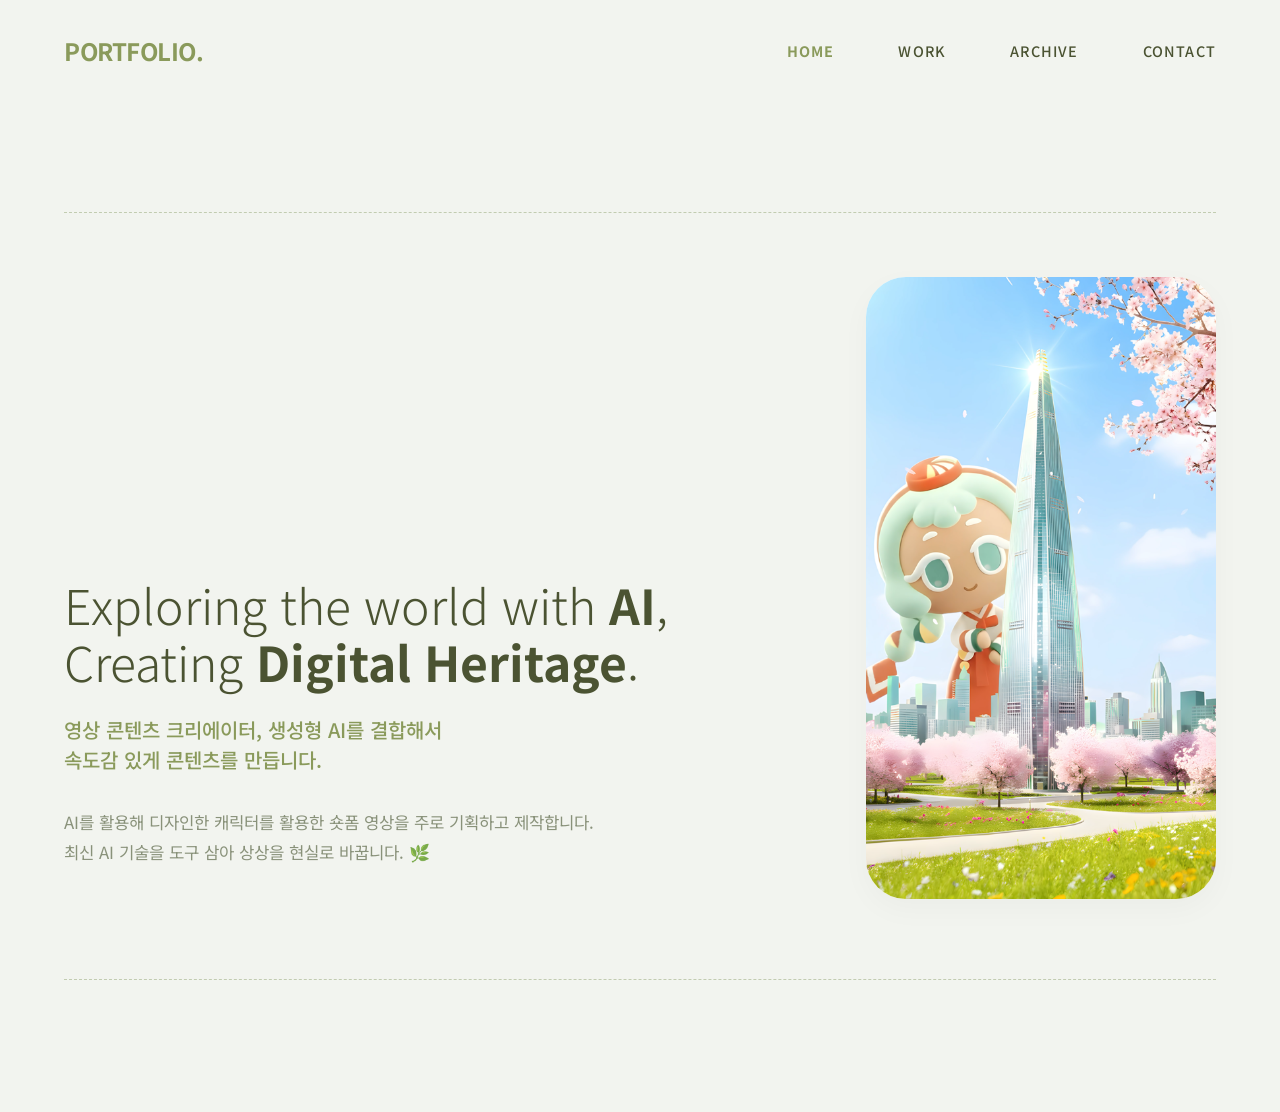
<file: index.html>
<!DOCTYPE html>
<html lang="ko">
<head>
    <meta charset="UTF-8">
    <meta name="viewport" content="width=device-width, initial-scale=1.0">
    <title>HOME | PORTFOLIO</title>
    <link rel="stylesheet" href="CSS/style.css">
    <style>
        .hero-content {
            display: flex;
            justify-content: flex-start;
            align-items: flex-end;
            gap: 2.5rem;
            margin: 4rem 0;
        }

        .hero-text-side {
            flex: 1;
            padding-bottom: 2rem;
        }

        .main-slogan {
            font-size: 3rem;
            font-weight: 300;
            line-height: 1.2;
            margin-bottom: 1.5rem; /* 간격 살짝 축소 */
            color: var(--dark-sage);
        }

        /* 신규 추가: 구체적인 자기소개 스타일 */
        .personal-intro {
            font-size: 1.25rem;
            font-weight: 500;
            color: var(--main-sage);
            margin-bottom: 2rem;
            line-height: 1.5;
            word-break: keep-all;
        }

        .intro-text {
            font-size: 1.05rem;
            line-height: 1.8;
            color: var(--sub-text);
            word-break: keep-all;
            opacity: 0.8;
        }

        .main-visual-side {
            flex: 0 0 350px;
            margin-left: -1rem;
        }

        .visual-container {
            width: 100%;
            aspect-ratio: 9 / 16;
            border-radius: 40px;
            overflow: hidden;
            background-color: var(--white);
            box-shadow: 0 10px 30px rgba(0,0,0,0.03);
            transition: transform 0.6s cubic-bezier(0.22, 1, 0.36, 1), box-shadow 0.6s ease;
        }

        .visual-container img {
            width: 100%;
            height: 100%;
            object-fit: cover;
            transition: transform 0.6s cubic-bezier(0.22, 1, 0.36, 1);
        }

        .main-visual-side:hover .visual-container {
            transform: translateY(-15px);
            box-shadow: 0 25px 50px rgba(138, 154, 91, 0.15);
        }

        .main-visual-side:hover .visual-container img {
            transform: scale(1.03);
        }

        @media (max-width: 900px) {
            .hero-content {
                flex-direction: column;
                align-items: center;
                text-align: center;
                gap: 3rem;
            }
            .hero-text-side { padding-bottom: 0; }
            .main-visual-side { flex: 0 0 auto; width: 100%; max-width: 320px; margin-left: 0; }
            .main-slogan { font-size: 2.2rem; }
        }
    </style>
</head>
<body>
    <nav class="navbar">
        <div class="logo">PORTFOLIO.</div>
        <ul class="nav-links">
            <li><a href="index.html">Home</a></li>
            <li class="dropdown">
                <a href="project.html" class="dropbtn">Work</a>
                <ul class="dropdown-content">
                    <li><a href="project.html#digital">Digital Heritage</a></li>
                    <li><a href="project.html#ai">AI Content</a></li>
                </ul>
            </li>
            <li class="dropdown">
                <a href="archive.html" class="dropbtn">Archive</a>
                <ul class="dropdown-content">
                    <li><a href="archive.html#shorts">Shortform</a></li>
                    <li><a href="archive.html#lab">Visual Lab</a></li>
                </ul>
            </li>
            <li><a href="connect.html">Contact</a></li>
        </ul>
    </nav>

    <main class="container">
        <div class="stitch-line"></div>

        <section class="hero-content">
            
            <div class="hero-text-side">
                <h1 class="main-slogan">
                    Exploring the world with <b>AI</b>,<br>
                    Creating <b>Digital Heritage</b>.
                </h1>

                <p class="personal-intro">
                    영상 콘텐츠 크리에이터, 생성형 AI를 결합해서 <br>
                    속도감 있게 콘텐츠를 만듭니다.
                </p>

                <p class="intro-text">
                    AI를 활용해 디자인한 캐릭터를 활용한 숏폼 영상을 주로 기획하고 제작합니다. <br>
                    최신 AI 기술을 도구 삼아 상상을 현실로 바꿉니다. 🌿
                </p>
            </div>

            <div class="main-visual-side">
                <div class="visual-container">
                    <img src="IMAGES/1.png" alt="Main Visual">
                </div>
            </div>

        </section>

        <div class="stitch-line" style="margin-top: 5rem;"></div>
    </main>

    <script src="JS/main.js"></script>
</body>
</html>
</file>
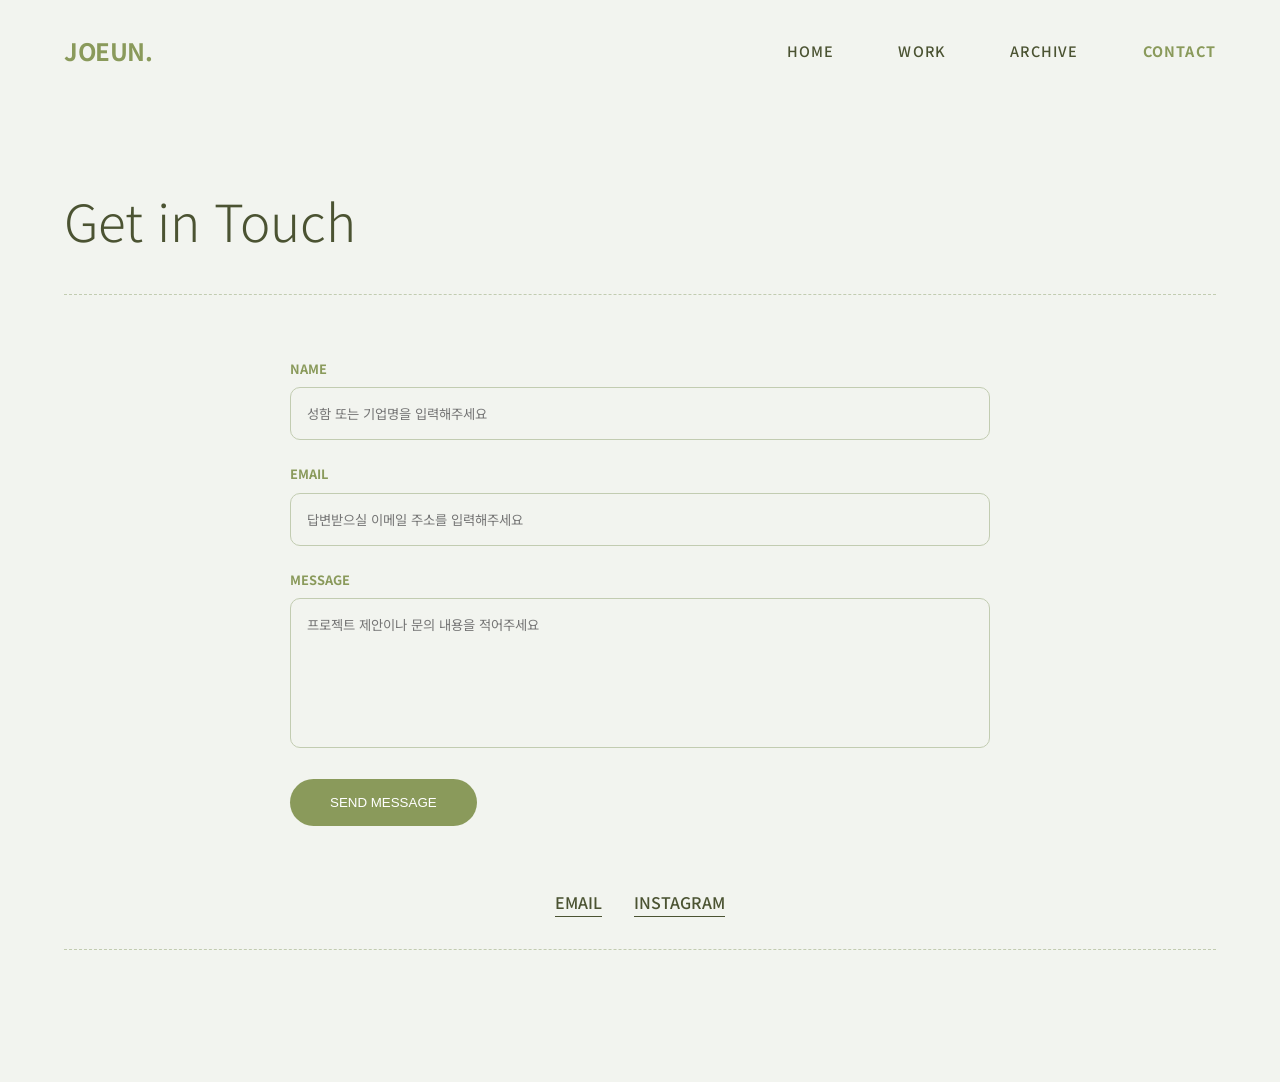
<file: connect.html>
<!DOCTYPE html>
<html lang="ko">
<head>
    <meta charset="UTF-8">
    <meta name="viewport" content="width=device-width, initial-scale=1.0">
    <title>JEONG JOEUN | CONNECT</title>
    <link rel="stylesheet" href="CSS/style.css">
    <style>
        /* Connect 페이지 전용 추가 스타일 */
        .contact-form {
            max-width: 700px;
            margin: 4rem auto;
            text-align: left;
        }
        .form-group { margin-bottom: 1.5rem; }
        .form-group label { display: block; font-size: 0.8rem; margin-bottom: 0.5rem; color: var(--main-sage); font-weight: 700; }
        .form-group input, .form-group textarea {
            width: 100%;
            padding: 1rem;
            background-color: transparent;
            border: 1px solid var(--stitch-color);
            border-radius: 10px;
            font-family: inherit;
            color: var(--dark-sage);
        }
        .form-group textarea { height: 150px; resize: none; }
        .submit-btn {
            background-color: var(--main-sage);
            color: white;
            padding: 1rem 2.5rem;
            border: none;
            border-radius: 30px;
            cursor: pointer;
            font-weight: 500;
            transition: 0.3s;
        }
        .submit-btn:hover { background-color: var(--dark-sage); }
        
        .social-links {
            margin-top: 3rem;
            display: flex;
            gap: 2rem;
            justify-content: center;
        }
        .social-links a {
            color: var(--dark-sage);
            text-decoration: none;
            font-weight: 500;
            border-bottom: 1px solid var(--dark-sage);
        }
    </style>
</head>
<body>
    <nav class="navbar">
        <div class="logo">JOEUN.</div>
        <ul class="nav-links">
            <li><a href="index.html">Home</a></li>
            <li><a href="project.html">Work</a></li>
            <li><a href="archive.html">Archive</a></li>
            <li><a href="connect.html">Contact</a></li>
        </ul>
    </nav>

    <main class="container">
        <h1 style="font-size: 4vw; font-weight: 300;">Get in Touch</h1>
        <div class="stitch-line"></div>

        <form class="contact-form" action="https://formspree.io/f/jjchoeun@naver.com" method="POST">
            <div class="form-group">
                <label>NAME</label>
                <input type="text" name="name" placeholder="성함 또는 기업명을 입력해주세요" required>
            </div>
            <div class="form-group">
                <label>EMAIL</label>
                <input type="email" name="_replyto" placeholder="답변받으실 이메일 주소를 입력해주세요" required>
            </div>
            <div class="form-group">
                <label>MESSAGE</label>
                <textarea name="message" placeholder="프로젝트 제안이나 문의 내용을 적어주세요"></textarea>
            </div>
            <button type="submit" class="submit-btn">SEND MESSAGE</button>
        </form>

        <div class="social-links">
            <a href="mailto:jjchoeun@naver.com">EMAIL</a>
            <a href="https://instagram.com/여기에_아이디" target="_blank">INSTAGRAM</a>
        </div>
        
        <div class="stitch-line"></div>
    </main>

    <script src="JS/main.js"></script>
</body>
</html>
</file>
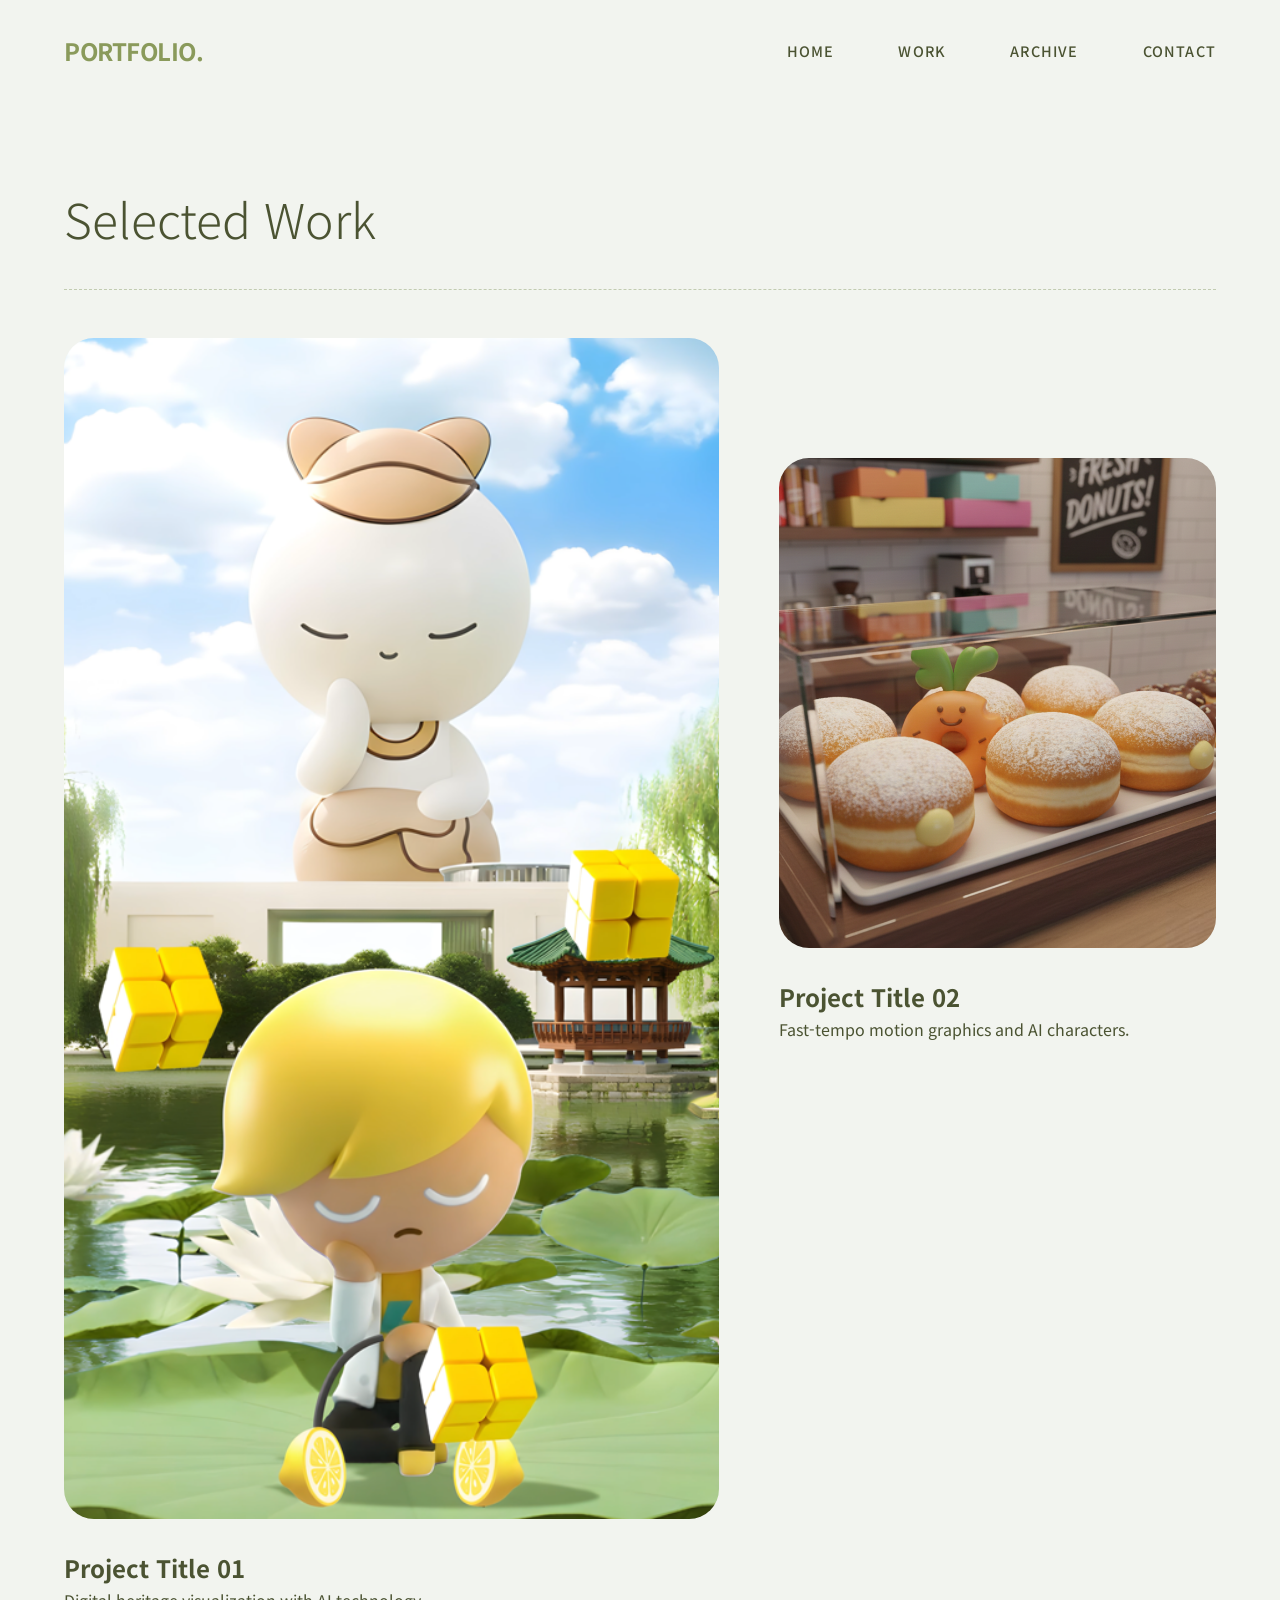
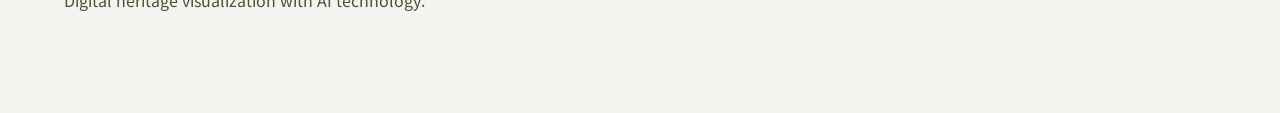
<file: project.html>
<!DOCTYPE html>
<html lang="ko">
<head>
    <meta charset="UTF-8">
    <title>WORK | PORTFOLIO</title>
    <link rel="stylesheet" href="CSS/style.css">
</head>
<body>
    <nav class="navbar">
        <div class="logo">PORTFOLIO.</div>
        <ul class="nav-links">
            <li><a href="index.html">Home</a></li>
            <li class="dropdown">
                <a href="project.html">Work</a>
                <ul class="dropdown-content">
                    <li><a href="#digital">Digital Heritage</a></li>
                    <li><a href="#ai">AI Content</a></li>
                </ul>
            </li>
            <li class="dropdown">
                <a href="archive.html">Archive</a>
                <ul class="dropdown-content">
                    <li><a href="archive.html#shorts">Shortform</a></li>
                </ul>
            </li>
            <li><a href="connect.html">Contact</a></li>
        </ul>
    </nav>

    <main class="container">
        <h2 style="font-size: 3rem; font-weight: 300;">Selected Work</h2>
        <div class="stitch-line"></div>
        <div class="grid" style="grid-template-columns: 1.5fr 1fr; gap: 60px;">
            <div class="grid-item" id="digital">
                <img src="IMAGES/2.png" alt="Work 01">
                <h3 style="margin-top:1.5rem; font-size:1.5rem;">Project Title 01</h3>
                <p>Digital heritage visualization with AI technology.</p>
            </div>
            <div class="grid-item" id="ai" style="margin-top: 120px;">
                <img src="IMAGES/3.png" alt="Work 02">
                <h3 style="margin-top:1.5rem; font-size:1.5rem;">Project Title 02</h3>
                <p>Fast-tempo motion graphics and AI characters.</p>
            </div>
        </div>
    </main>
</body>
</html>
</file>
<file: CSS/style.css>
@import url('https://fonts.googleapis.com/css2?family=Noto+Sans+KR:wght@300;400;500;700&display=swap');

:root {
    --bg-color: #f2f4ef;
    --main-sage: #8a9a5b;
    --dark-sage: #4b5332;
    --sub-text: #707a5e;
    --stitch-color: #c2ccb1;
    --white: #ffffff;
}

* { margin: 0; padding: 0; box-sizing: border-box; }

body {
    background-color: var(--bg-color);
    color: var(--dark-sage);
    font-family: 'Noto Sans KR', sans-serif;
    line-height: 1.6;
}

/* --- Navigation & Dropdown (수정 핵심) --- */
.navbar {
    display: flex; justify-content: space-between; align-items: center;
    padding: 2rem 5%; position: fixed; width: 100%; top: 0;
    background: rgba(242, 244, 239, 0.95); backdrop-filter: blur(10px); z-index: 2000;
}

.logo { font-size: 1.5rem; font-weight: 700; color: var(--main-sage); letter-spacing: -0.5px; }

.nav-links { list-style: none; display: flex; gap: 4rem; align-items: center; }
.nav-links li { position: relative; }
.nav-links a { 
    text-decoration: none; color: var(--dark-sage); 
    font-size: 0.9rem; font-weight: 500; text-transform: uppercase; letter-spacing: 1.2px;
}

/* 드롭다운 박스: 장식(원/삼각형) 완전 제거 및 간격 조정 */
.dropdown-content {
    display: none; 
    position: absolute; 
    top: 100%; /* 메뉴 바로 아래에 붙도록 조정 */
    left: 50%; 
    transform: translateX(-50%);
    background: var(--white); 
    min-width: 140px; /* 박스 가로폭 축소 */
    padding: 0.5rem 0; /* 상하 여백 축소 */
    border-radius: 12px; /* 깔끔한 라운드 */
    box-shadow: 0 8px 20px rgba(0,0,0,0.08); 
    border: 1px solid var(--stitch-color);
    list-style: none;
}

/* 박스 외부의 모든 장식 요소(원, 삼각형 등) 제거 */
.dropdown-content::before, .dropdown-content::after {
    display: none !important;
    content: none !important;
}

.dropdown-content a { 
    display: block; 
    padding: 0.6rem 1rem !important; 
    font-size: 0.8rem !important; 
    color: var(--sub-text) !important; 
    text-align: center; 
    text-transform: none; 
}

.dropdown-content a:hover { 
    color: var(--main-sage) !important; 
    background-color: #f8f9f5; 
}

.dropdown:hover .dropdown-content { 
    display: block; 
    margin-top: 10px; /* 살짝의 유격만 부여 */
}

/* --- Layout Elements --- */
.container { padding: 180px 5% 100px; max-width: 1400px; margin: 0 auto; }
.stitch-line { border-top: 1px dashed var(--stitch-color); width: 100%; margin: 2rem 0; }
.grid { display: grid; gap: 40px; margin-top: 3rem; }
.grid-item img { width: 100%; border-radius: 30px; }

/* Video Elements */
.video-container {
    position: relative; cursor: pointer; border-radius: 25px; overflow: hidden;
    aspect-ratio: 9 / 16; background: var(--white);
}
.video-container img { width: 100%; height: 100%; object-fit: cover; }
.play-overlay {
    position: absolute; top: 0; left: 0; width: 100%; height: 100%;
    background: rgba(138, 154, 91, 0.15); display: flex; align-items: center; justify-content: center;
    opacity: 0; transition: 0.3s;
}
.video-container:hover .play-overlay { opacity: 1; }

/* Modal */
.modal {
    display: none; position: fixed; z-index: 3000; top: 0; left: 0; width: 100%; height: 100%;
    background: rgba(0,0,0,0.9); align-items: center; justify-content: center;
}
.modal-content { position: relative; width: 90%; max-width: 380px; aspect-ratio: 9/16; }
.modal-content iframe { width: 100%; height: 100%; border-radius: 20px; border: none; }
</file>
